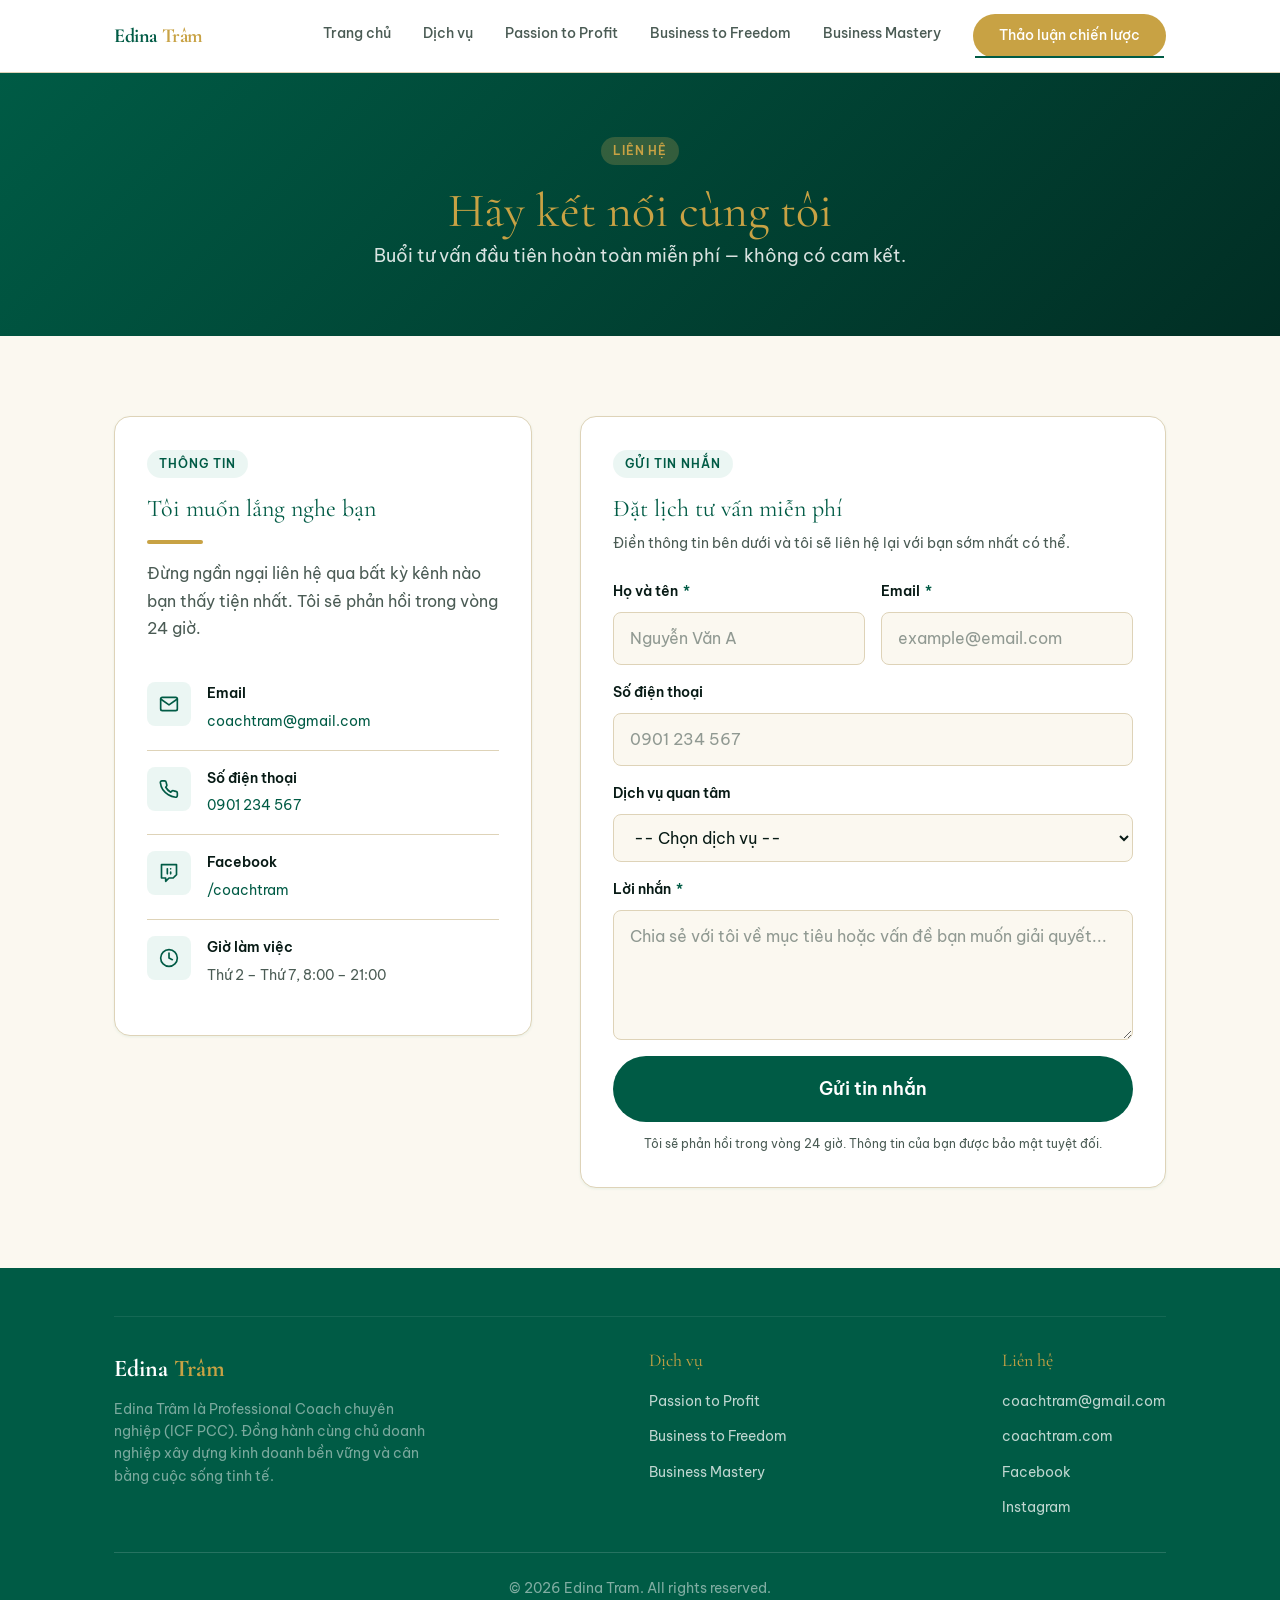
<file: v1-backup/lien-he.html>
<!DOCTYPE html>
<html lang="vi">
<head>
  <meta charset="UTF-8" />
  <meta name="viewport" content="width=device-width, initial-scale=1.0" />
  <meta name="description" content="Liên hệ với Coach Edina Trâm để đặt lịch tư vấn miễn phí và bắt đầu hành trình thay đổi của bạn." />
  <title>Liên hệ – Coach Edina Trâm</title>
  <link rel="stylesheet" href="css/style.css" />
  <style>
    .contact-page-hero {
      background: linear-gradient(135deg, var(--color-primary) 0%, var(--color-primary-dark) 100%);
      padding-block: var(--space-16);
      text-align: center;
    }

    .contact-page-hero h1 { color: var(--color-accent); }
    .contact-page-hero p  { color: rgba(255,255,255,0.85); font-size: var(--text-lg); }

    .contact-layout {
      display: grid;
      grid-template-columns: 1fr 1.4fr;
      gap: var(--space-12);
      align-items: start;
      padding-block: var(--space-20);
    }

    /* Info column */
    .contact-info-card {
      background: var(--color-white);
      border: 1px solid var(--color-border);
      border-radius: var(--radius-lg);
      padding: var(--space-8);
      box-shadow: var(--shadow-sm);
      transition: transform var(--transition), box-shadow var(--transition), border-color var(--transition);
    }
    .contact-info-card:hover {
      transform: translateY(-4px);
      box-shadow: var(--shadow-md);
      border-color: rgba(200, 162, 68, 0.25);
    }

    .contact-info-card h2 {
      font-size: var(--text-2xl);
      margin-bottom: var(--space-4);
    }

    .info-list { margin-top: var(--space-6); }

    .info-item {
      display: flex;
      gap: var(--space-4);
      align-items: flex-start;
      padding: var(--space-4) 0;
      border-bottom: 1px solid var(--color-border);
    }

    .info-item:last-child { border-bottom: none; }

    .info-icon {
      width: 44px;
      height: 44px;
      background: rgba(11, 138, 102, 0.08);
      border-radius: var(--radius-md);
      display: flex;
      align-items: center;
      justify-content: center;
      flex-shrink: 0;
      color: var(--color-primary);
    }

    .info-label {
      font-weight: 600;
      color: var(--color-fg);
      margin-bottom: var(--space-1);
      font-size: var(--text-sm);
    }

    .info-value {
      color: var(--color-fg-muted);
      font-size: var(--text-sm);
      margin-bottom: 0;
    }

    /* Form */
    .contact-form-card {
      background: var(--color-white);
      border: 1px solid var(--color-border);
      border-radius: var(--radius-lg);
      padding: var(--space-8);
      box-shadow: var(--shadow-sm);
      transition: transform var(--transition), box-shadow var(--transition), border-color var(--transition);
    }
    .contact-form-card:hover {
      transform: translateY(-4px);
      box-shadow: var(--shadow-md);
      border-color: rgba(200, 162, 68, 0.25);
    }

    .contact-form-card h2 {
      font-size: var(--text-2xl);
      margin-bottom: var(--space-2);
    }

    .form-lead { font-size: var(--text-sm); color: var(--color-fg-muted); margin-bottom: var(--space-6); }

    .form-row {
      display: grid;
      grid-template-columns: 1fr 1fr;
      gap: var(--space-4);
    }

    .form-group {
      display: flex;
      flex-direction: column;
      gap: var(--space-2);
      margin-bottom: var(--space-4);
    }

    label {
      font-size: var(--text-sm);
      font-weight: 600;
      color: var(--color-fg);
    }

    label .required { color: var(--color-primary); margin-left: 2px; }

    input, textarea, select {
      width: 100%;
      padding: var(--space-3) var(--space-4);
      font-family: var(--font-body);
      font-size: var(--text-base);
      color: var(--color-fg);
      background: var(--color-bg);
      border: 1.5px solid var(--color-border);
      border-radius: var(--radius-md);
      transition: border-color var(--transition), box-shadow var(--transition);
      outline: none;
    }

    input:focus, textarea:focus, select:focus {
      border-color: var(--color-primary);
      box-shadow: 0 0 0 3px rgba(11, 138, 102, 0.08);
    }

    input::placeholder, textarea::placeholder { color: var(--color-fg-muted); opacity: 0.6; }

    textarea { resize: vertical; min-height: 130px; }

    .form-submit { margin-top: var(--space-2); }
    .form-submit .btn { width: 100%; justify-content: center; padding-block: var(--space-4); font-size: var(--text-lg); }

    .form-note {
      text-align: center;
      font-size: var(--text-xs);
      color: var(--color-fg-muted);
      margin-top: var(--space-3);
    }

    @media (max-width: 768px) {
      .contact-layout { grid-template-columns: 1fr; }
      .form-row       { grid-template-columns: 1fr; }
    }
  </style>
</head>
<body>

  <site-header></site-header>

  <main>
    <section class="contact-page-hero">
      <div class="container">
        <span class="badge" style="background:rgba(255,189,89,0.2); color: var(--color-accent);">Liên hệ</span>
        <h1 style="margin-top: 1rem;">Hãy kết nối cùng tôi</h1>
        <p>Buổi tư vấn đầu tiên hoàn toàn miễn phí — không có cam kết.</p>
      </div>
    </section>

    <section>
      <div class="container">
        <div class="contact-layout">

          <!-- Info -->
          <div class="contact-info-card">
            <span class="badge">Thông tin</span>
            <h2 style="margin-top: 1rem;">Tôi muốn lắng nghe bạn</h2>
            <div class="divider"></div>
            <p style="margin-top: 1rem;">Đừng ngần ngại liên hệ qua bất kỳ kênh nào bạn thấy tiện nhất. Tôi sẽ phản hồi trong vòng 24 giờ.</p>
            <div class="info-list">
              <div class="info-item">
                <div class="info-icon" aria-hidden="true">
                  <svg width="20" height="20" viewBox="0 0 24 24" fill="none" stroke="currentColor" stroke-width="2" stroke-linecap="round" stroke-linejoin="round"><path d="M4 4h16c1.1 0 2 .9 2 2v12c0 1.1-.9 2-2 2H4c-1.1 0-2-.9-2-2V6c0-1.1.9-2 2-2z"/><polyline points="22,6 12,13 2,6"/></svg>
                </div>
                <div>
                  <p class="info-label">Email</p>
                  <p class="info-value"><a href="mailto:coachtram@gmail.com" style="color: var(--color-primary);">coachtram@gmail.com</a></p>
                </div>
              </div>
              <div class="info-item">
                <div class="info-icon" aria-hidden="true">
                  <svg width="20" height="20" viewBox="0 0 24 24" fill="none" stroke="currentColor" stroke-width="2" stroke-linecap="round" stroke-linejoin="round"><path d="M22 16.92v3a2 2 0 0 1-2.18 2 19.79 19.79 0 0 1-8.63-3.07A19.5 19.5 0 0 1 4.69 13 19.79 19.79 0 0 1 1.61 4.35 2 2 0 0 1 3.59 2.18h3a2 2 0 0 1 2 1.72 12.84 12.84 0 0 0 .7 2.81 2 2 0 0 1-.45 2.11L8.09 9.91a16 16 0 0 0 6 6l1.27-1.27a2 2 0 0 1 2.11-.45 12.84 12.84 0 0 0 2.81.7A2 2 0 0 1 22 16.92z"/></svg>
                </div>
                <div>
                  <p class="info-label">Số điện thoại</p>
                  <p class="info-value"><a href="tel:0901234567" style="color: var(--color-primary);">0901 234 567</a></p>
                </div>
              </div>
              <div class="info-item">
                <div class="info-icon" aria-hidden="true">
                  <svg width="20" height="20" viewBox="0 0 24 24" fill="none" stroke="currentColor" stroke-width="2" stroke-linecap="round" stroke-linejoin="round"><path d="M21 2H3v16h5v4l4-4h5l4-4V2zm-11 11v-2m4 2v-2m0-4V7m-4 4V7"/></svg>
                </div>
                <div>
                  <p class="info-label">Facebook</p>
                  <p class="info-value"><a href="https://www.facebook.com/coachtram" target="_blank" rel="noopener" style="color: var(--color-primary);">/coachtram</a></p>
                </div>
              </div>
              <div class="info-item">
                <div class="info-icon" aria-hidden="true">
                  <svg width="20" height="20" viewBox="0 0 24 24" fill="none" stroke="currentColor" stroke-width="2" stroke-linecap="round" stroke-linejoin="round"><circle cx="12" cy="12" r="10"/><polyline points="12 6 12 12 16 14"/></svg>
                </div>
                <div>
                  <p class="info-label">Giờ làm việc</p>
                  <p class="info-value">Thứ 2 – Thứ 7, 8:00 – 21:00</p>
                </div>
              </div>
            </div>
          </div>

          <!-- Form -->
          <div class="contact-form-card">
            <span class="badge">Gửi tin nhắn</span>
            <h2 style="margin-top: 1rem;">Đặt lịch tư vấn miễn phí</h2>
            <p class="form-lead">Điền thông tin bên dưới và tôi sẽ liên hệ lại với bạn sớm nhất có thể.</p>
            <form action="#" method="POST" novalidate id="contact-form">
              <div class="form-row">
                <div class="form-group">
                  <label for="name">Họ và tên <span class="required" aria-hidden="true">*</span></label>
                  <input type="text" id="name" name="name" placeholder="Nguyễn Văn A" autocomplete="name" required />
                </div>
                <div class="form-group">
                  <label for="email">Email <span class="required" aria-hidden="true">*</span></label>
                  <input type="email" id="email" name="email" placeholder="example@email.com" autocomplete="email" required />
                </div>
              </div>
              <div class="form-group">
                <label for="phone">Số điện thoại</label>
                <input type="tel" id="phone" name="phone" placeholder="0901 234 567" autocomplete="tel" />
              </div>
              <div class="form-group">
                <label for="service">Dịch vụ quan tâm</label>
                <select id="service" name="service">
                  <option value="">-- Chọn dịch vụ --</option>
                  <option value="dv1">Dịch vụ 1</option>
                  <option value="dv2">Dịch vụ 2</option>
                  <option value="dv3">Dịch vụ 3</option>
                  <option value="other">Khác / Chưa chắc</option>
                </select>
              </div>
              <div class="form-group">
                <label for="message">Lời nhắn <span class="required" aria-hidden="true">*</span></label>
                <textarea id="message" name="message" placeholder="Chia sẻ với tôi về mục tiêu hoặc vấn đề bạn muốn giải quyết..." required></textarea>
              </div>
              <div class="form-submit">
                <button type="submit" class="btn btn-primary">Gửi tin nhắn</button>
              </div>
              <p class="form-note">Tôi sẽ phản hồi trong vòng 24 giờ. Thông tin của bạn được bảo mật tuyệt đối.</p>
            </form>
          </div>

        </div>
      </div>
    </section>
  </main>

  <site-footer></site-footer>

  <script src="js/components.js"></script>
    <script src="js/main.js"></script>
</body>
</html>
</file>
<file: v1-backup/css/style.css>
@import url('https://fonts.googleapis.com/css2?family=Cormorant+Garamond:ital,wght@0,300;0,400;0,500;0,600;0,700;1,300;1,400;1,500;1,600;1,700&family=Be+Vietnam+Pro:wght@300;400;500;600;700&display=swap');

*, ::before, ::after{
  --tw-border-spacing-x: 0;
  --tw-border-spacing-y: 0;
  --tw-translate-x: 0;
  --tw-translate-y: 0;
  --tw-rotate: 0;
  --tw-skew-x: 0;
  --tw-skew-y: 0;
  --tw-scale-x: 1;
  --tw-scale-y: 1;
  --tw-pan-x:  ;
  --tw-pan-y:  ;
  --tw-pinch-zoom:  ;
  --tw-scroll-snap-strictness: proximity;
  --tw-gradient-from-position:  ;
  --tw-gradient-via-position:  ;
  --tw-gradient-to-position:  ;
  --tw-ordinal:  ;
  --tw-slashed-zero:  ;
  --tw-numeric-figure:  ;
  --tw-numeric-spacing:  ;
  --tw-numeric-fraction:  ;
  --tw-ring-inset:  ;
  --tw-ring-offset-width: 0px;
  --tw-ring-offset-color: #fff;
  --tw-ring-color: rgb(59 130 246 / 0.5);
  --tw-ring-offset-shadow: 0 0 #0000;
  --tw-ring-shadow: 0 0 #0000;
  --tw-shadow: 0 0 #0000;
  --tw-shadow-colored: 0 0 #0000;
  --tw-blur:  ;
  --tw-brightness:  ;
  --tw-contrast:  ;
  --tw-grayscale:  ;
  --tw-hue-rotate:  ;
  --tw-invert:  ;
  --tw-saturate:  ;
  --tw-sepia:  ;
  --tw-drop-shadow:  ;
  --tw-backdrop-blur:  ;
  --tw-backdrop-brightness:  ;
  --tw-backdrop-contrast:  ;
  --tw-backdrop-grayscale:  ;
  --tw-backdrop-hue-rotate:  ;
  --tw-backdrop-invert:  ;
  --tw-backdrop-opacity:  ;
  --tw-backdrop-saturate:  ;
  --tw-backdrop-sepia:  ;
  --tw-contain-size:  ;
  --tw-contain-layout:  ;
  --tw-contain-paint:  ;
  --tw-contain-style:  ;
}

::backdrop{
  --tw-border-spacing-x: 0;
  --tw-border-spacing-y: 0;
  --tw-translate-x: 0;
  --tw-translate-y: 0;
  --tw-rotate: 0;
  --tw-skew-x: 0;
  --tw-skew-y: 0;
  --tw-scale-x: 1;
  --tw-scale-y: 1;
  --tw-pan-x:  ;
  --tw-pan-y:  ;
  --tw-pinch-zoom:  ;
  --tw-scroll-snap-strictness: proximity;
  --tw-gradient-from-position:  ;
  --tw-gradient-via-position:  ;
  --tw-gradient-to-position:  ;
  --tw-ordinal:  ;
  --tw-slashed-zero:  ;
  --tw-numeric-figure:  ;
  --tw-numeric-spacing:  ;
  --tw-numeric-fraction:  ;
  --tw-ring-inset:  ;
  --tw-ring-offset-width: 0px;
  --tw-ring-offset-color: #fff;
  --tw-ring-color: rgb(59 130 246 / 0.5);
  --tw-ring-offset-shadow: 0 0 #0000;
  --tw-ring-shadow: 0 0 #0000;
  --tw-shadow: 0 0 #0000;
  --tw-shadow-colored: 0 0 #0000;
  --tw-blur:  ;
  --tw-brightness:  ;
  --tw-contrast:  ;
  --tw-grayscale:  ;
  --tw-hue-rotate:  ;
  --tw-invert:  ;
  --tw-saturate:  ;
  --tw-sepia:  ;
  --tw-drop-shadow:  ;
  --tw-backdrop-blur:  ;
  --tw-backdrop-brightness:  ;
  --tw-backdrop-contrast:  ;
  --tw-backdrop-grayscale:  ;
  --tw-backdrop-hue-rotate:  ;
  --tw-backdrop-invert:  ;
  --tw-backdrop-opacity:  ;
  --tw-backdrop-saturate:  ;
  --tw-backdrop-sepia:  ;
  --tw-contain-size:  ;
  --tw-contain-layout:  ;
  --tw-contain-paint:  ;
  --tw-contain-style:  ;
}

/*
! tailwindcss v3.4.19 | MIT License | https://tailwindcss.com
*/

/*
1. Prevent padding and border from affecting element width. (https://github.com/mozdevs/cssremedy/issues/4)
2. Allow adding a border to an element by just adding a border-width. (https://github.com/tailwindcss/tailwindcss/pull/116)
*/

*,
::before,
::after {
  box-sizing: border-box;
  /* 1 */
  border-width: 0;
  /* 2 */
  border-style: solid;
  /* 2 */
  border-color: #e5e7eb;
  /* 2 */
}

::before,
::after {
  --tw-content: '';
}

/*
1. Use a consistent sensible line-height in all browsers.
2. Prevent adjustments of font size after orientation changes in iOS.
3. Use a more readable tab size.
4. Use the user's configured `sans` font-family by default.
5. Use the user's configured `sans` font-feature-settings by default.
6. Use the user's configured `sans` font-variation-settings by default.
7. Disable tap highlights on iOS
*/

html,
:host {
  line-height: 1.5;
  /* 1 */
  -webkit-text-size-adjust: 100%;
  /* 2 */
  -moz-tab-size: 4;
  /* 3 */
  -o-tab-size: 4;
     tab-size: 4;
  /* 3 */
  font-family: ui-sans-serif, system-ui, sans-serif, "Apple Color Emoji", "Segoe UI Emoji", "Segoe UI Symbol", "Noto Color Emoji";
  /* 4 */
  font-feature-settings: normal;
  /* 5 */
  font-variation-settings: normal;
  /* 6 */
  -webkit-tap-highlight-color: transparent;
  /* 7 */
}

/*
1. Remove the margin in all browsers.
2. Inherit line-height from `html` so users can set them as a class directly on the `html` element.
*/

body {
  margin: 0;
  /* 1 */
  line-height: inherit;
  /* 2 */
}

/*
1. Add the correct height in Firefox.
2. Correct the inheritance of border color in Firefox. (https://bugzilla.mozilla.org/show_bug.cgi?id=190655)
3. Ensure horizontal rules are visible by default.
*/

hr {
  height: 0;
  /* 1 */
  color: inherit;
  /* 2 */
  border-top-width: 1px;
  /* 3 */
}

/*
Add the correct text decoration in Chrome, Edge, and Safari.
*/

abbr:where([title]) {
  -webkit-text-decoration: underline dotted;
          text-decoration: underline dotted;
}

/*
Remove the default font size and weight for headings.
*/

h1,
h2,
h3,
h4,
h5,
h6 {
  font-size: inherit;
  font-weight: inherit;
}

/*
Reset links to optimize for opt-in styling instead of opt-out.
*/

a {
  color: inherit;
  text-decoration: inherit;
}

/*
Add the correct font weight in Edge and Safari.
*/

b,
strong {
  font-weight: bolder;
}

/*
1. Use the user's configured `mono` font-family by default.
2. Use the user's configured `mono` font-feature-settings by default.
3. Use the user's configured `mono` font-variation-settings by default.
4. Correct the odd `em` font sizing in all browsers.
*/

code,
kbd,
samp,
pre {
  font-family: ui-monospace, SFMono-Regular, Menlo, Monaco, Consolas, "Liberation Mono", "Courier New", monospace;
  /* 1 */
  font-feature-settings: normal;
  /* 2 */
  font-variation-settings: normal;
  /* 3 */
  font-size: 1em;
  /* 4 */
}

/*
Add the correct font size in all browsers.
*/

small {
  font-size: 80%;
}

/*
Prevent `sub` and `sup` elements from affecting the line height in all browsers.
*/

sub,
sup {
  font-size: 75%;
  line-height: 0;
  position: relative;
  vertical-align: baseline;
}

sub {
  bottom: -0.25em;
}

sup {
  top: -0.5em;
}

/*
1. Remove text indentation from table contents in Chrome and Safari. (https://bugs.chromium.org/p/chromium/issues/detail?id=999088, https://bugs.webkit.org/show_bug.cgi?id=201297)
2. Correct table border color inheritance in all Chrome and Safari. (https://bugs.chromium.org/p/chromium/issues/detail?id=935729, https://bugs.webkit.org/show_bug.cgi?id=195016)
3. Remove gaps between table borders by default.
*/

table {
  text-indent: 0;
  /* 1 */
  border-color: inherit;
  /* 2 */
  border-collapse: collapse;
  /* 3 */
}

/*
1. Change the font styles in all browsers.
2. Remove the margin in Firefox and Safari.
3. Remove default padding in all browsers.
*/

button,
input,
optgroup,
select,
textarea {
  font-family: inherit;
  /* 1 */
  font-feature-settings: inherit;
  /* 1 */
  font-variation-settings: inherit;
  /* 1 */
  font-size: 100%;
  /* 1 */
  font-weight: inherit;
  /* 1 */
  line-height: inherit;
  /* 1 */
  letter-spacing: inherit;
  /* 1 */
  color: inherit;
  /* 1 */
  margin: 0;
  /* 2 */
  padding: 0;
  /* 3 */
}

/*
Remove the inheritance of text transform in Edge and Firefox.
*/

button,
select {
  text-transform: none;
}

/*
1. Correct the inability to style clickable types in iOS and Safari.
2. Remove default button styles.
*/

button,
input:where([type='button']),
input:where([type='reset']),
input:where([type='submit']) {
  -webkit-appearance: button;
  /* 1 */
  background-color: transparent;
  /* 2 */
  background-image: none;
  /* 2 */
}

/*
Use the modern Firefox focus style for all focusable elements.
*/

:-moz-focusring {
  outline: auto;
}

/*
Remove the additional `:invalid` styles in Firefox. (https://github.com/mozilla/gecko-dev/blob/2f9eacd9d3d995c937b4251a5557d95d494c9be1/layout/style/res/forms.css#L728-L737)
*/

:-moz-ui-invalid {
  box-shadow: none;
}

/*
Add the correct vertical alignment in Chrome and Firefox.
*/

progress {
  vertical-align: baseline;
}

/*
Correct the cursor style of increment and decrement buttons in Safari.
*/

::-webkit-inner-spin-button,
::-webkit-outer-spin-button {
  height: auto;
}

/*
1. Correct the odd appearance in Chrome and Safari.
2. Correct the outline style in Safari.
*/

[type='search'] {
  -webkit-appearance: textfield;
  /* 1 */
  outline-offset: -2px;
  /* 2 */
}

/*
Remove the inner padding in Chrome and Safari on macOS.
*/

::-webkit-search-decoration {
  -webkit-appearance: none;
}

/*
1. Correct the inability to style clickable types in iOS and Safari.
2. Change font properties to `inherit` in Safari.
*/

::-webkit-file-upload-button {
  -webkit-appearance: button;
  /* 1 */
  font: inherit;
  /* 2 */
}

/*
Add the correct display in Chrome and Safari.
*/

summary {
  display: list-item;
}

/*
Removes the default spacing and border for appropriate elements.
*/

blockquote,
dl,
dd,
h1,
h2,
h3,
h4,
h5,
h6,
hr,
figure,
p,
pre {
  margin: 0;
}

fieldset {
  margin: 0;
  padding: 0;
}

legend {
  padding: 0;
}

ol,
ul,
menu {
  list-style: none;
  margin: 0;
  padding: 0;
}

/*
Reset default styling for dialogs.
*/

dialog {
  padding: 0;
}

/*
Prevent resizing textareas horizontally by default.
*/

textarea {
  resize: vertical;
}

/*
1. Reset the default placeholder opacity in Firefox. (https://github.com/tailwindlabs/tailwindcss/issues/3300)
2. Set the default placeholder color to the user's configured gray 400 color.
*/

input::-moz-placeholder, textarea::-moz-placeholder {
  opacity: 1;
  /* 1 */
  color: #9ca3af;
  /* 2 */
}

input::placeholder,
textarea::placeholder {
  opacity: 1;
  /* 1 */
  color: #9ca3af;
  /* 2 */
}

/*
Set the default cursor for buttons.
*/

button,
[role="button"] {
  cursor: pointer;
}

/*
Make sure disabled buttons don't get the pointer cursor.
*/

:disabled {
  cursor: default;
}

/*
1. Make replaced elements `display: block` by default. (https://github.com/mozdevs/cssremedy/issues/14)
2. Add `vertical-align: middle` to align replaced elements more sensibly by default. (https://github.com/jensimmons/cssremedy/issues/14#issuecomment-634934210)
   This can trigger a poorly considered lint error in some tools but is included by design.
*/

img,
svg,
video,
canvas,
audio,
iframe,
embed,
object {
  display: block;
  /* 1 */
  vertical-align: middle;
  /* 2 */
}

/*
Constrain images and videos to the parent width and preserve their intrinsic aspect ratio. (https://github.com/mozdevs/cssremedy/issues/14)
*/

img,
video {
  max-width: 100%;
  height: auto;
}

/* Make elements with the HTML hidden attribute stay hidden by default */

[hidden]:where(:not([hidden="until-found"])) {
  display: none;
}

body {
  font-family: var(--font-body);
  font-size: var(--text-base);
  line-height: 1.7;
  color: var(--color-fg);
  background-color: var(--color-bg);
  -webkit-font-smoothing: antialiased;
}

h1, h2, h3, h4, h5, h6 {
  font-family: var(--font-heading);
  line-height: 1.25;
  color: var(--color-primary);
}

h1 {
  font-size: clamp(var(--text-3xl), 5vw, var(--text-5xl));
}

h2 {
  font-size: clamp(2rem, 4vw, 3rem);
}

h3 {
  font-size: clamp(var(--text-xl), 2.5vw, var(--text-2xl));
}

p {
  margin-bottom: var(--space-4);
  color: var(--color-fg-muted);
}

p:last-child {
  margin-bottom: 0;
}

img {
  max-width: 100%;
  display: block;
}

a  {
  color: inherit;
  text-decoration: none;
}

ul {
  list-style: none;
}

.container{
  width: 100%;
}

@media (min-width: 640px){
  .container{
    max-width: 640px;
  }
}

@media (min-width: 768px){
  .container{
    max-width: 768px;
  }
}

@media (min-width: 1024px){
  .container{
    max-width: 1024px;
  }
}

@media (min-width: 1280px){
  .container{
    max-width: 1280px;
  }
}

@media (min-width: 1536px){
  .container{
    max-width: 1536px;
  }
}

.visible{
  visibility: visible;
}

.fixed{
  position: fixed;
}

.absolute{
  position: absolute;
}

.relative{
  position: relative;
}

.sticky{
  position: sticky;
}

.block{
  display: block;
}

.inline{
  display: inline;
}

.flex{
  display: flex;
}

.table{
  display: table;
}

.grid{
  display: grid;
}

.hidden{
  display: none;
}

.flex-shrink{
  flex-shrink: 1;
}

.flex-grow{
  flex-grow: 1;
}

.transform{
  transform: translate(var(--tw-translate-x), var(--tw-translate-y)) rotate(var(--tw-rotate)) skewX(var(--tw-skew-x)) skewY(var(--tw-skew-y)) scaleX(var(--tw-scale-x)) scaleY(var(--tw-scale-y));
}

.resize{
  resize: both;
}

.flex-wrap{
  flex-wrap: wrap;
}

.border{
  border-width: 1px;
}

.uppercase{
  text-transform: uppercase;
}

.italic{
  font-style: italic;
}

.outline{
  outline-style: solid;
}

.blur{
  --tw-blur: blur(8px);
  filter: var(--tw-blur) var(--tw-brightness) var(--tw-contrast) var(--tw-grayscale) var(--tw-hue-rotate) var(--tw-invert) var(--tw-saturate) var(--tw-sepia) var(--tw-drop-shadow);
}

.filter{
  filter: var(--tw-blur) var(--tw-brightness) var(--tw-contrast) var(--tw-grayscale) var(--tw-hue-rotate) var(--tw-invert) var(--tw-saturate) var(--tw-sepia) var(--tw-drop-shadow);
}

.backdrop-filter{
  backdrop-filter: var(--tw-backdrop-blur) var(--tw-backdrop-brightness) var(--tw-backdrop-contrast) var(--tw-backdrop-grayscale) var(--tw-backdrop-hue-rotate) var(--tw-backdrop-invert) var(--tw-backdrop-opacity) var(--tw-backdrop-saturate) var(--tw-backdrop-sepia);
}

.transition{
  transition-property: color, background-color, border-color, text-decoration-color, fill, stroke, opacity, box-shadow, transform, filter, backdrop-filter;
  transition-timing-function: cubic-bezier(0.4, 0, 0.2, 1);
  transition-duration: 150ms;
}

.ease-in-out{
  transition-timing-function: cubic-bezier(0.4, 0, 0.2, 1);
}

/* ── Design System Variables ── */

:root {
  --color-primary:     #005B45;
  /* Royal Emerald */
  --color-primary-dark:#012E24;
  /* Emerald Noir */
  --color-accent:      #C8A244;
  /* Royal Gold */
  --color-accent-dark: #F1D89A;
  /* Champagne Glow */
  --color-bg:          #FBF8F0;
  /* Pearl Ivory */
  --color-bg-alt:      #EAF2EC;
  /* Soft Emerald Mist */
  --color-fg:          #071A15;
  /* Deep Forest Ink */
  --color-fg-muted:    #4A5B54;
  /* Muted Forest Ink */
  --color-muted:       #E2D8D5;
  --color-border:      #DED3B8;
  /* Pale Gold Sand */
  --color-white:       #FFFFFF;
  --font-heading: 'Cormorant Garamond', Georgia, serif;
  --font-body:    'Be Vietnam Pro', system-ui, sans-serif;
  --text-xs:   0.75rem;
  --text-sm:   0.875rem;
  --text-base: 1rem;
  --text-lg:   1.125rem;
  --text-xl:   1.25rem;
  --text-2xl:  1.5rem;
  --text-3xl:  1.875rem;
  --text-4xl:  2.25rem;
  --text-5xl:  3rem;
  --space-1:  0.25rem;
  --space-2:  0.5rem;
  --space-3:  0.75rem;
  --space-4:  1rem;
  --space-6:  1.5rem;
  --space-8:  2rem;
  --space-12: 3rem;
  --space-16: 4rem;
  --space-20: 5rem;
  --space-24: 6rem;
  --radius-sm:  0.25rem;
  --radius-md:  0.5rem;
  --radius-lg:  1rem;
  --radius-full: 9999px;
  --shadow-sm: 0 1px 3px rgba(11, 138, 102, 0.08);
  --shadow-md: 0 4px 16px rgba(11, 138, 102, 0.12);
  --shadow-lg: 0 8px 32px rgba(11, 138, 102, 0.16);
  --transition: 200ms ease;
  --max-width: 1100px;
}

/* ── Custom Layout CSS Styles ── */

/* ── Component & Utility Overrides ── */

.container {
  width: 100%;
  max-width: var(--max-width);
  margin-inline: auto;
  padding-inline: var(--space-6);
}

.section {
  padding-block: var(--space-20);
}

.section-alt {
  background-color: var(--color-bg-alt);
}

.section-dark {
  background-color: var(--color-primary);
  color: var(--color-white);
}

.section-dark h1,
.section-dark h2,
.section-dark h3 {
  color: var(--color-accent);
}

.section-dark p   {
  color: rgba(255,255,255,0.85);
}

.section-header {
  text-align: center;
  margin-bottom: var(--space-12);
}

.section-header p {
  max-width: 560px;
  margin-inline: auto;
  font-size: var(--text-lg);
}

.divider {
  width: 56px;
  height: 4px;
  background: var(--color-accent);
  border-radius: var(--radius-full);
  margin-block: var(--space-4);
}

.section-header .divider {
  margin-inline: auto;
}

/* ── Buttons ──────────────────────────────────────────────── */

.btn {
  display: inline-flex;
  align-items: center;
  gap: var(--space-2);
  padding: var(--space-3) var(--space-8);
  font-family: var(--font-body);
  font-size: var(--text-base);
  font-weight: 600;
  border-radius: var(--radius-full);
  cursor: pointer;
  border: 2px solid transparent;
  transition: all var(--transition);
  text-decoration: none;
  white-space: nowrap;
}

.btn-primary {
  background: var(--color-primary);
  color: var(--color-white);
}

.btn-primary:hover {
  background: var(--color-primary-dark);
  transform: translateY(-2px);
  box-shadow: var(--shadow-md);
}

.btn-accent {
  background: var(--color-accent);
  color: var(--color-fg);
}

.btn-accent:hover {
  background: var(--color-accent-dark);
  transform: translateY(-2px);
  box-shadow: var(--shadow-md);
}

.btn-outline {
  background: transparent;
  color: var(--color-primary);
  border-color: var(--color-primary);
}

.btn-outline:hover {
  background: var(--color-primary);
  color: var(--color-white);
}

.btn-outline-light {
  background: transparent;
  color: var(--color-white);
  border-color: rgba(255,255,255,0.6);
}

.btn-outline-light:hover {
  background: rgba(255,255,255,0.15);
  border-color: var(--color-white);
}

/* ── Navigation ───────────────────────────────────────────── */

site-header {
  display: block;
  height: 72px;
}

.site-header {
  position: fixed;
  top: 0;
  left: 0;
  width: 100%;
  z-index: 1000;
  background: var(--color-white);
  border-bottom: 1px solid var(--color-border);
  box-shadow: var(--shadow-sm);
}

.nav {
  display: flex;
  align-items: center;
  justify-content: space-between;
  height: 72px;
}

.nav-logo {
  font-family: var(--font-heading);
  font-size: var(--text-xl);
  font-weight: 700;
  color: var(--color-primary);
  letter-spacing: -0.02em;
}

.nav-logo span {
  color: var(--color-accent);
}

.nav-links {
  display: flex;
  align-items: center;
  gap: var(--space-8);
}

.nav-links a {
  font-size: var(--text-sm);
  font-weight: 500;
  color: var(--color-fg-muted);
  transition: color var(--transition);
  position: relative;
  padding-bottom: var(--space-1);
}

.nav-links a::after {
  content: '';
  position: absolute;
  bottom: -2px;
  left: 0;
  width: 0;
  height: 2px;
  background: var(--color-primary);
  transition: width var(--transition);
}

.nav-links a:hover,
.nav-links a.active {
  color: var(--color-primary);
}

.nav-links a:hover::after,
.nav-links a.active::after {
  width: 100%;
}

.nav-links .btn {
  padding: var(--space-2) var(--space-6);
  font-size: var(--text-sm);
}

.nav-toggle {
  display: none;
  flex-direction: column;
  gap: 5px;
  background: none;
  border: none;
  cursor: pointer;
  padding: var(--space-2);
}

.nav-toggle span {
  display: block;
  width: 24px;
  height: 2px;
  background: var(--color-primary);
  border-radius: var(--radius-full);
  transition: all var(--transition);
}

.nav-toggle.open span:nth-child(1) {
  transform: translateY(7px) rotate(45deg);
}

.nav-toggle.open span:nth-child(2) {
  opacity: 0;
}

.nav-toggle.open span:nth-child(3) {
  transform: translateY(-7px) rotate(-45deg);
}

/* ── Cards ────────────────────────────────────────────────── */

.card {
  background: var(--color-white);
  border: 1px solid var(--color-border);
  border-radius: var(--radius-lg);
  padding: var(--space-8);
  box-shadow: var(--shadow-sm);
  transition: transform var(--transition), box-shadow var(--transition);
}

.card:hover {
  transform: translateY(-4px);
  box-shadow: var(--shadow-md);
}

.grid-3 {
  display: grid;
  grid-template-columns: repeat(3, 1fr);
  gap: var(--space-6);
}

.grid-2 {
  display: grid;
  grid-template-columns: repeat(2, 1fr);
  gap: var(--space-6);
}

/* ── Footer ───────────────────────────────────────────────── */

.site-footer {
  background: var(--color-primary);
  color: rgba(255,255,255,0.85);
  padding-block: var(--space-12);
}

.footer-inner {
  display: flex;
  flex-wrap: wrap;
  gap: var(--space-8);
  justify-content: space-between;
  align-items: flex-start;
  margin-bottom: var(--space-8);
}

.footer-logo {
  font-family: var(--font-heading);
  font-size: var(--text-2xl);
  font-weight: 700;
  color: var(--color-white);
}

.footer-logo span {
  color: var(--color-accent);
}

.footer-tagline {
  font-size: var(--text-sm);
  color: rgba(255,255,255,0.6);
  margin-top: var(--space-2);
}

.footer-links-title {
  font-family: var(--font-heading);
  font-size: var(--text-lg);
  color: var(--color-accent);
  margin-bottom: var(--space-4);
}

.footer-links li + li {
  margin-top: var(--space-2);
}

.footer-links a {
  font-size: var(--text-sm);
  color: rgba(255,255,255,0.75);
  transition: color var(--transition);
}

.footer-links a:hover {
  color: var(--color-accent);
}

.footer-bottom {
  border-top: 1px solid rgba(255,255,255,0.15);
  padding-top: var(--space-6);
  text-align: center;
  font-size: var(--text-sm);
  color: rgba(255,255,255,0.5);
}

/* ── Badge / Tag ──────────────────────────────────────────── */

.badge {
  display: inline-block;
  padding: var(--space-1) var(--space-3);
  background: rgba(11, 138, 102, 0.08);
  color: var(--color-primary);
  border-radius: var(--radius-full);
  font-size: var(--text-xs);
  font-weight: 600;
  letter-spacing: 0.08em;
  text-transform: uppercase;
}

/* ── Accessibility ────────────────────────────────────────── */

:focus-visible {
  outline: 3px solid var(--color-accent);
  outline-offset: 3px;
}

@media (prefers-reduced-motion: reduce) {
  *, *::before, *::after {
    animation-duration: 0.01ms !important;
    transition-duration: 0.01ms !important;
  }
}

/* ── Responsive ───────────────────────────────────────────── */

@media (max-width: 1024px) {
  .grid-3 {
    grid-template-columns: repeat(2, 1fr);
  }
}

@media (max-width: 768px) {
  .nav-links {
    display: none;
    position: absolute;
    top: 72px;
    left: 0;
    right: 0;
    flex-direction: column;
    align-items: stretch;
    background: #012E24 !important;
    /* Rebranded theme: deep green background for mobile menu */
    border-top: 1px solid rgba(255,255,255,0.08);
    border-bottom: 1px solid rgba(255,255,255,0.08);
    padding: var(--space-6);
    gap: var(--space-4);
    box-shadow: 0 10px 30px rgba(0,0,0,0.5);
    z-index: 99;
  }

  .nav-links.open {
    display: flex;
  }

  .nav-links a {
    color: rgba(255, 255, 255, 0.75) !important;
    padding-block: var(--space-2);
  }

  .nav-links a:hover,
  .nav-links a.active {
    color: var(--color-accent) !important;
  }

  .nav-links a::after {
    display: none;
  }

  .nav-toggle {
    display: flex;
  }

  .grid-3, .grid-2 {
    grid-template-columns: 1fr;
  }

  .section {
    padding-block: var(--space-12);
  }

  .footer-inner {
    flex-direction: column;
    gap: var(--space-8);
  }
}

@media (max-width: 480px) {
  .container {
    padding-inline: var(--space-4);
  }
}

/* ── Scroll Reveal Animations ─────────────────────────────── */

[data-reveal] {
  opacity: 0;
  transform: translateY(30px);
  transition: opacity 0.8s cubic-bezier(0.25, 1, 0.5, 1), transform 0.8s cubic-bezier(0.25, 1, 0.5, 1);
  will-change: opacity, transform;
}

[data-reveal].revealed {
  opacity: 1;
  transform: translateY(0);
}
</file>
